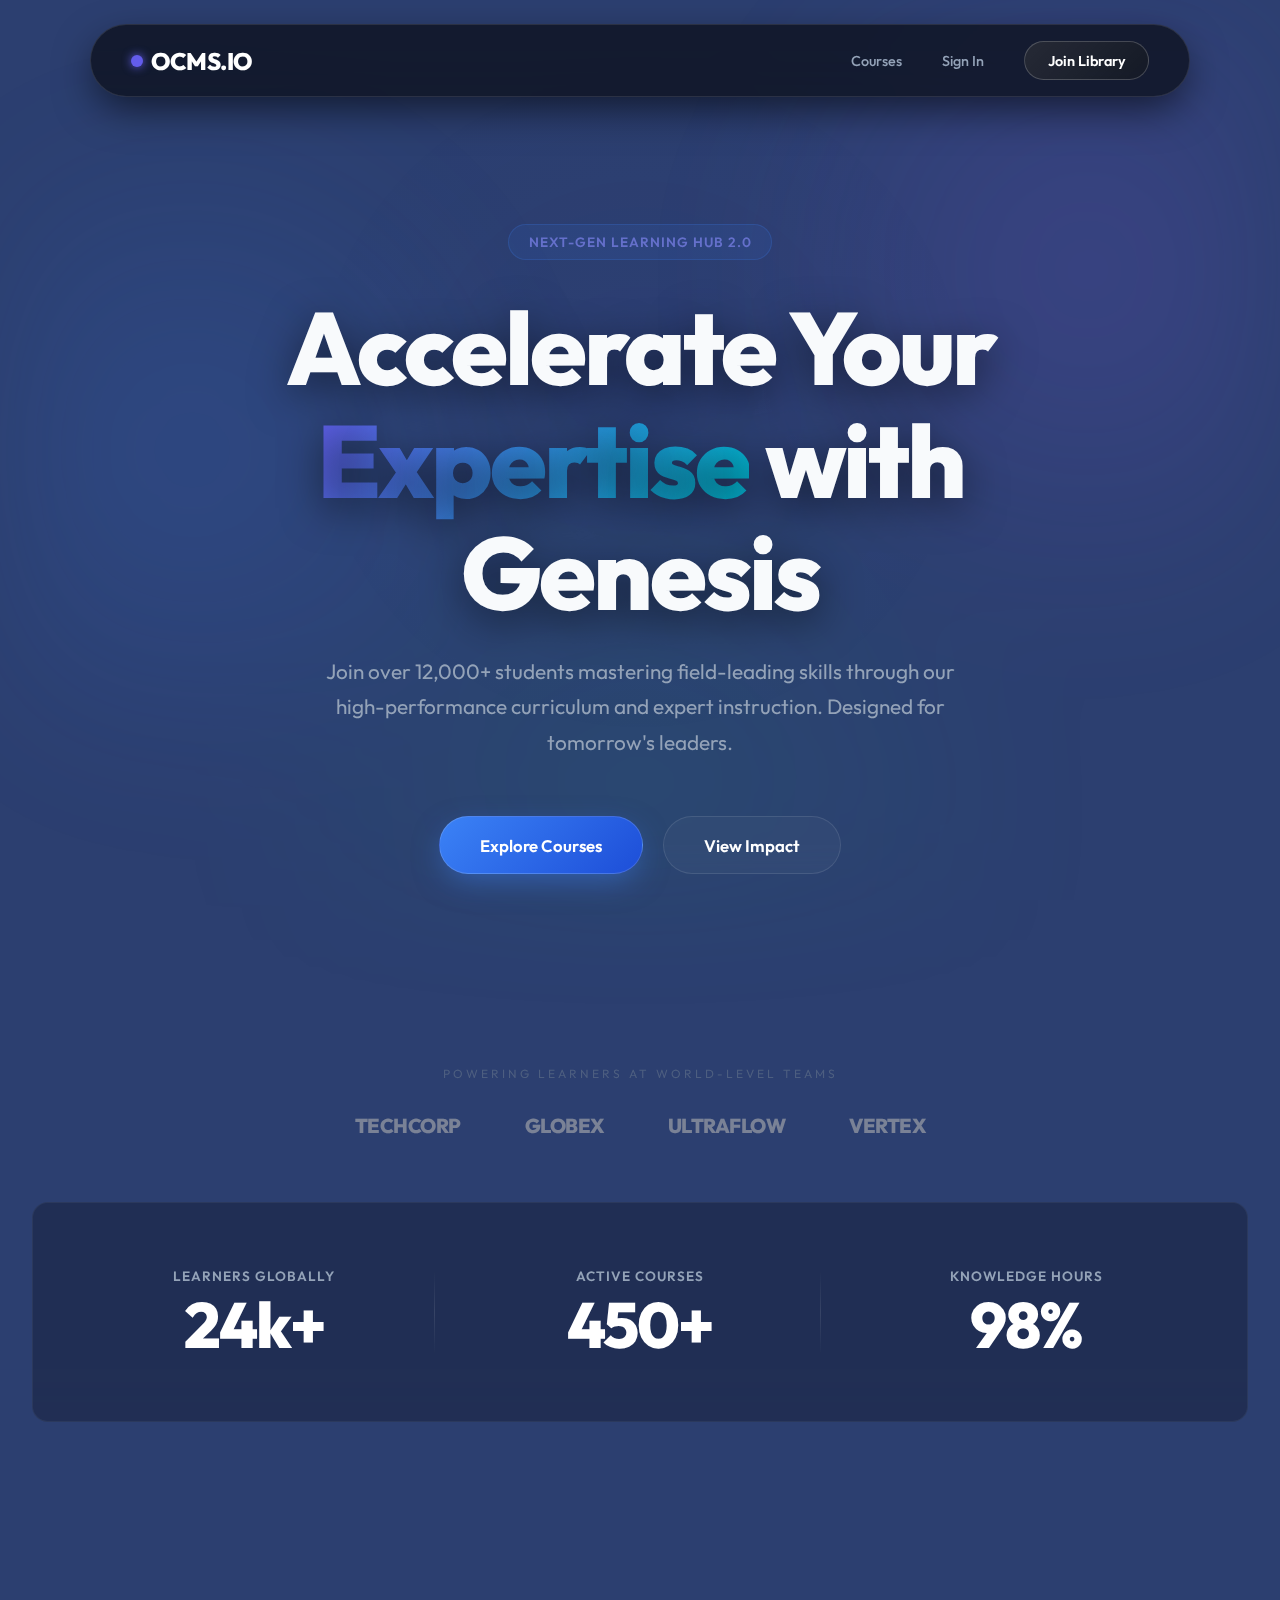
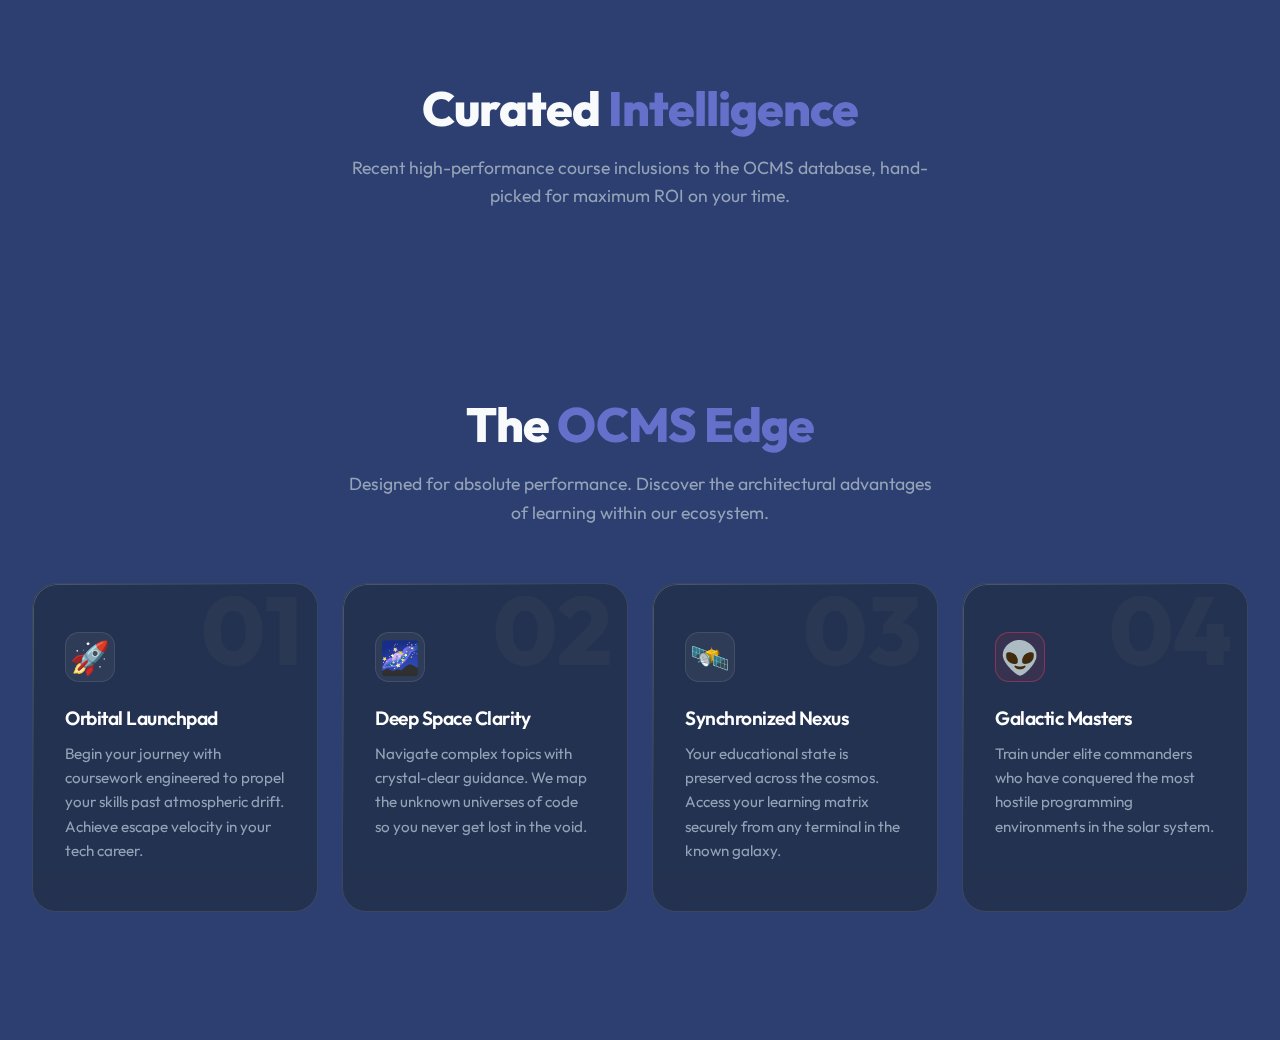
<file: ocms/frontend/index.html>
<!DOCTYPE html>
<html lang="en">

<head>
    <meta charset="UTF-8">
    <meta name="viewport" content="width=device-width, initial-scale=1.0">
    <title>OCMS.IO - Elite Online Learning Platform</title>
    <link href="https://fonts.googleapis.com/css2?family=Outfit:wght@300;400;500;600;700;800&display=swap"
        rel="stylesheet">
    <style>
        :root {
            /* Genesis ultra-deep background (Premium Obsidian) */
            --bg-color: #2c3f70;
            --bg-gradient-1: #1E293B;
            --bg-gradient-2: #0c1222;

            /* High-end primary and secondary */
            --primary: #635ceb;
            /* Electric Indigo */
            --primary-accent: #6570cb;
            --primary-glow: rgba(58, 52, 173, 0.5);

            --secondary: #06B6D4;
            /* Brilliant Cyan */
            --secondary-accent: #22D3EE;
            --secondary-glow: rgba(6, 182, 212, 0.4);

            --accent: #10B981;
            /* Keep emerald for success states */

            /* Glassmorphism primitives */
            --card-bg: rgba(30, 41, 59, 0.6);
            --card-bg-hover: rgba(40, 53, 75, 0.8);
            --glass-border: rgba(255, 255, 255, 0.1);
            --glass-highlight: rgba(255, 255, 255, 0.2);

            /* Typography */
            --text-main: #F8FAFC;
            --text-dim: #94A3B8;
            --text-muted: #64748B;

            /* Navbar */
            --nav-bg: rgba(11, 15, 25, 0.75);
        }

        * {
            margin: 0;
            padding: 0;
            box-sizing: border-box;
            font-family: 'Outfit', sans-serif;
            scroll-behavior: smooth;
        }

        body {
            background-color: var(--bg-color);
            color: var(--text-main);
            min-height: 100vh;
            overflow-x: hidden;
            position: relative;
        }

        /* Dynamic animated mesh gradients in background */
        .bg-mesh {
            position: fixed;
            top: 0;
            left: 0;
            width: 100vw;
            height: 100vh;
            z-index: -1;
            background:
                radial-gradient(circle at 15% 50%, rgba(59, 130, 246, 0.15), transparent 30%),
                radial-gradient(circle at 85% 30%, rgba(139, 92, 246, 0.15), transparent 30%),
                radial-gradient(circle at 50% 90%, rgba(16, 185, 129, 0.08), transparent 40%);
            animation: ethereal-pulse 20s ease-in-out infinite alternate;
            filter: blur(60px);
        }

        @keyframes ethereal-pulse {
            0% {
                transform: scale(1);
                opacity: 0.8;
            }

            100% {
                transform: scale(1.1);
                opacity: 1;
            }
        }

        /* Animations */
        @keyframes fadeIn {
            from {
                opacity: 0;
                transform: translateY(30px);
            }

            to {
                opacity: 1;
                transform: translateY(0);
            }
        }

        @keyframes float {

            0%,
            100% {
                transform: translateY(0);
            }

            50% {
                transform: translateY(-8px);
            }
        }

        @keyframes shine {
            to {
                background-position: 200% center;
            }
        }

        .container {
            max-width: 1280px;
            margin: 0 auto;
            padding: 0 2rem;
        }

        /* Floating Navigation Pill */
        nav {
            position: fixed;
            top: 1.5rem;
            left: 50%;
            transform: translateX(-50%);
            width: 90%;
            max-width: 1100px;
            z-index: 1000;
            background: var(--nav-bg);
            backdrop-filter: blur(20px);
            -webkit-backdrop-filter: blur(20px);
            border: 1px solid var(--glass-border);
            border-radius: 100px;
            padding: 1rem 2.5rem;
            box-shadow: 0 15px 40px -5px rgba(0, 0, 0, 0.6);
            transition: all 0.4s cubic-bezier(0.16, 1, 0.3, 1);
        }

        nav.scrolled {
            top: 0.75rem;
            background: rgba(3, 7, 18, 0.85);
            border-color: rgba(255, 255, 255, 0.12);
            box-shadow: 0 20px 40px -10px rgba(0, 0, 0, 0.9);
        }

        nav .container {
            display: flex;
            justify-content: space-between;
            align-items: center;
            width: 100%;
            padding: 0;
        }

        .logo {
            font-size: 1.5rem;
            font-weight: 800;
            color: #fff;
            text-decoration: none;
            letter-spacing: -0.5px;
            display: flex;
            align-items: center;
            gap: 0.5rem;
        }

        .logo::before {
            content: '';
            display: inline-block;
            width: 12px;
            height: 12px;
            background: var(--primary);
            border-radius: 50%;
            box-shadow: 0 0 10px var(--primary);
        }

        .nav-links {
            display: flex;
            gap: 2.5rem;
            align-items: center;
        }

        .nav-links a {
            color: var(--text-dim);
            text-decoration: none;
            font-size: 0.9rem;
            font-weight: 500;
            transition: color 0.3s;
            position: relative;
        }

        .nav-links a:hover {
            color: #fff;
        }

        .nav-links a:not(.auth-btn)::after {
            content: '';
            position: absolute;
            width: 0;
            height: 2px;
            bottom: -6px;
            left: 0;
            background: linear-gradient(90deg, var(--primary), var(--secondary));
            transition: width 0.3s ease;
            border-radius: 2px;
        }

        .nav-links a:not(.auth-btn):hover::after {
            width: 100%;
        }

        .nav-links .auth-btn {
            background: linear-gradient(135deg, rgba(255, 255, 255, 0.1), rgba(255, 255, 255, 0.03));
            padding: 0.6rem 1.4rem;
            border-radius: 100px;
            border: 1px solid var(--glass-highlight);
            color: #fff;
            font-weight: 600;
            backdrop-filter: blur(10px);
            transition: all 0.3s ease;
        }

        .nav-links .auth-btn:hover {
            background: rgba(255, 255, 255, 0.15);
            transform: translateY(-2px);
            box-shadow: 0 8px 20px rgba(0, 0, 0, 0.2);
            border-color: rgba(255, 255, 255, 0.3);
        }

        /* Hero Section */
        .hero {
            padding: 14rem 0 8rem;
            text-align: center;
            position: relative;
            display: flex;
            flex-direction: column;
            align-items: center;
        }

        .hero::after {
            content: '';
            position: absolute;
            top: 40%;
            left: 50%;
            transform: translate(-50%, -50%);
            width: 800px;
            height: 800px;
            background: radial-gradient(circle, var(--primary-glow) 0%, transparent 60%);
            opacity: 0.1;
            z-index: -1;
            pointer-events: none;
        }

        .hero-badge {
            display: inline-block;
            padding: 0.5rem 1.2rem;
            background: rgba(59, 130, 246, 0.1);
            border: 1px solid rgba(59, 130, 246, 0.2);
            border-radius: 100px;
            color: var(--primary-accent);
            font-size: 0.85rem;
            font-weight: 600;
            letter-spacing: 1px;
            text-transform: uppercase;
            margin-bottom: 2rem;
            animation: fadeIn 0.6s ease-out;
        }

        .hero h1 {
            font-size: clamp(3.5rem, 8vw, 6.5rem);
            font-weight: 800;
            line-height: 1.1;
            margin-bottom: 1.5rem;
            letter-spacing: -3px;
            animation: fadeIn 0.8s ease-out 0.1s both;
            max-width: 1000px;
            text-shadow: 0 10px 40px rgba(0, 0, 0, 0.5);
        }

        .text-gradient {
            background: linear-gradient(to right, #ffffff 20%, var(--text-muted) 100%);
            -webkit-background-clip: text;
            -webkit-text-fill-color: transparent;
            background-clip: text;
        }

        .hero h1 span.highlight {
            background: linear-gradient(120deg, var(--primary), var(--secondary), var(--primary));
            background-size: 200% auto;
            -webkit-background-clip: text;
            background-clip: text;
            -webkit-text-fill-color: transparent;
            animation: shine 5s linear infinite;
        }

        .hero p {
            font-size: clamp(1.1rem, 2vw, 1.3rem);
            color: var(--text-dim);
            max-width: 650px;
            margin: 0 auto 3.5rem;
            line-height: 1.7;
            animation: fadeIn 1s ease-out 0.2s both;
            font-weight: 400;
        }

        .hero-btns {
            display: flex;
            gap: 1.25rem;
            justify-content: center;
            animation: fadeIn 1s ease-out 0.3s both;
        }

        .btn-primary {
            background: linear-gradient(135deg, #3b82f6, #1d4ed8);
            color: white;
            padding: 1.1rem 2.5rem;
            border-radius: 100px;
            text-decoration: none;
            font-weight: 600;
            font-size: 1.05rem;
            box-shadow: 0 10px 30px -5px rgba(59, 130, 246, 0.5);
            transition: all 0.4s cubic-bezier(0.16, 1, 0.3, 1);
            border: 1px solid rgba(255, 255, 255, 0.15);
            position: relative;
            overflow: hidden;
        }

        .btn-primary::after {
            content: '';
            position: absolute;
            top: 0;
            left: -100%;
            width: 50%;
            height: 100%;
            background: linear-gradient(to right, transparent, rgba(255, 255, 255, 0.3), transparent);
            transform: skewX(-20deg);
            transition: 0.7s ease;
        }

        .btn-primary:hover::after {
            left: 150%;
        }

        .btn-primary:hover {
            transform: translateY(-4px) scale(1.02);
            box-shadow: 0 20px 40px -10px rgba(59, 130, 246, 0.7);
            background: linear-gradient(135deg, #2563eb, #1e40af);
            border-color: rgba(255, 255, 255, 0.3);
        }

        .btn-secondary {
            background: rgba(255, 255, 255, 0.03);
            color: white;
            padding: 1.1rem 2.5rem;
            border-radius: 100px;
            text-decoration: none;
            font-weight: 600;
            font-size: 1.05rem;
            border: 1px solid var(--glass-border);
            backdrop-filter: blur(12px);
            transition: all 0.3s ease;
        }

        .btn-secondary:hover {
            background: rgba(255, 255, 255, 0.08);
            border-color: rgba(255, 255, 255, 0.2);
            transform: translateY(-3px);
        }

        /* Stats Section */
        .stats-section {
            padding: 2rem 0 8rem;
            animation: fadeIn 1.2s ease-out 0.4s both;
        }

        .stats-grid {
            display: grid;
            grid-template-columns: repeat(auto-fit, minmax(280px, 1fr));
            gap: 1.5rem;
            background: var(--card-bg);
            border-radius: 24px;
            border: 1px solid var(--glass-border);
            padding: 2.5rem;
            backdrop-filter: blur(24px);
            box-shadow: 0 25px 50px -12px rgba(0, 0, 0, 0.5);
        }

        .stat-item {
            display: flex;
            flex-direction: column;
            align-items: center;
            text-align: center;
            padding: 1.5rem;
            position: relative;
            transition: transform 0.3s ease;
        }

        .stat-item:hover {
            transform: translateY(-5px);
        }

        .stat-item:not(:last-child)::after {
            content: '';
            position: absolute;
            right: 0;
            top: 20%;
            height: 60%;
            width: 1px;
            background: linear-gradient(to bottom, transparent, var(--glass-border), transparent);
        }

        .stat-item h3 {
            color: var(--text-dim);
            font-size: 0.85rem;
            font-weight: 500;
            text-transform: uppercase;
            letter-spacing: 2px;
            margin-bottom: 0.5rem;
        }

        .stat-item .value {
            font-size: 3.5rem;
            font-weight: 800;
            background: linear-gradient(to bottom, #ffffff, #a1a1aa);
            -webkit-background-clip: text;
            background-clip: text;
            -webkit-text-fill-color: transparent;
            letter-spacing: -2px;
            line-height: 1;
        }

        /* Trusted By */
        .trusted-by {
            text-align: center;
            margin-top: 6rem;
            opacity: 0.6;
            animation: fadeIn 1.5s ease-out 0.6s both;
        }

        .trusted-by p {
            font-size: 0.75rem;
            text-transform: uppercase;
            letter-spacing: 3px;
            margin-bottom: 2rem;
            color: var(--text-muted);
        }

        .logo-cloud {
            display: flex;
            justify-content: center;
            gap: clamp(2rem, 5vw, 4rem);
            filter: grayscale(1) brightness(0.7);
            flex-wrap: wrap;
        }

        .logo-cloud span {
            font-weight: 800;
            font-size: 1.25rem;
            letter-spacing: -0.5px;
            transition: all 0.3s;
        }

        .logo-cloud span:hover {
            filter: grayscale(0) brightness(1.2);
        }

        /* Domain Explorer (Categories) */
        .domain-explorer {
            padding: 2rem 0;
            display: flex;
            justify-content: center;
            gap: 0.75rem;
            flex-wrap: wrap;
            margin-bottom: 4rem;
        }

        .category-chip {
            padding: 0.75rem 1.75rem;
            background: var(--card-bg);
            border: 1px solid var(--glass-border);
            border-radius: 100px;
            color: var(--text-dim);
            text-decoration: none;
            font-size: 0.95rem;
            font-weight: 500;
            transition: all 0.3s cubic-bezier(0.16, 1, 0.3, 1);
            cursor: pointer;
            backdrop-filter: blur(12px);
            box-shadow: 0 4px 15px -5px rgba(0, 0, 0, 0.3);
        }

        .category-chip:hover {
            background: rgba(59, 130, 246, 0.1);
            color: #fff;
            border-color: rgba(59, 130, 246, 0.4);
            transform: translateY(-3px);
            box-shadow: 0 10px 20px -5px rgba(59, 130, 246, 0.4);
        }

        /* Curated Course Grid */
        .section-header {
            margin-bottom: 3.5rem;
            text-align: center;
            max-width: 600px;
            margin-left: auto;
            margin-right: auto;
        }

        .section-header h2 {
            font-size: clamp(2rem, 4vw, 3rem);
            font-weight: 800;
            letter-spacing: -1px;
            margin-bottom: 1rem;
        }

        .section-header span.highlight {
            color: var(--primary-accent);
        }

        .section-header p {
            color: var(--text-dim);
            font-size: 1.1rem;
            line-height: 1.6;
        }

        .curated-grid {
            display: grid;
            grid-template-columns: repeat(auto-fill, minmax(340px, 1fr));
            gap: 2rem;
            margin-bottom: 8rem;
        }

        .preview-card {
            background: var(--card-bg);
            border-radius: 20px;
            border: 1px solid var(--glass-border);
            overflow: hidden;
            transition: all 0.4s cubic-bezier(0.175, 0.885, 0.32, 1.275);
            text-decoration: none;
            color: inherit;
            display: flex;
            flex-direction: column;
            backdrop-filter: blur(16px);
            position: relative;
        }

        .preview-card::before {
            content: '';
            position: absolute;
            top: 0;
            left: 0;
            width: 100%;
            height: 1px;
            background: linear-gradient(90deg, transparent, rgba(255, 255, 255, 0.2), transparent);
            z-index: 10;
            opacity: 0;
            transition: opacity 0.4s;
        }

        .preview-card:hover {
            transform: translateY(-8px) scale(1.02);
            border-color: rgba(59, 130, 246, 0.3);
            background: var(--card-bg-hover);
            box-shadow: 0 20px 40px -10px rgba(0, 0, 0, 0.6), 0 0 30px rgba(59, 130, 246, 0.1);
        }

        .preview-card:hover::before {
            opacity: 1;
        }

        .card-preview-img {
            height: 200px;
            background: #18181b;
            /* Fallback */
            display: flex;
            align-items: center;
            justify-content: center;
            position: relative;
            overflow: hidden;
        }

        .card-preview-img::after {
            content: '';
            position: absolute;
            inset: 0;
            background: linear-gradient(to bottom, transparent, var(--card-bg));
        }

        .price-badge {
            position: absolute;
            top: 1rem;
            right: 1rem;
            background: rgba(0, 0, 0, 0.6);
            backdrop-filter: blur(8px);
            border: 1px solid var(--glass-border);
            padding: 0.3rem 0.8rem;
            border-radius: 100px;
            font-weight: 700;
            font-size: 0.85rem;
            color: #fff;
            z-index: 2;
        }

        .card-content {
            padding: 1.5rem;
            display: flex;
            flex-direction: column;
            flex-grow: 1;
        }

        .card-content h3 {
            font-size: 1.3rem;
            margin-bottom: 0.5rem;
            font-weight: 600;
            line-height: 1.4;
            color: #fff;
            letter-spacing: -0.5px;
        }

        .card-content p {
            font-size: 0.95rem;
            color: var(--text-dim);
            margin-bottom: 1.5rem;
            line-height: 1.6;
            display: -webkit-box;
            line-clamp: 2;
            -webkit-line-clamp: 2;
            -webkit-box-orient: vertical;
            overflow: hidden;
            flex-grow: 1;
        }

        .card-footer {
            display: flex;
            justify-content: space-between;
            align-items: center;
            padding-top: 1rem;
            border-top: 1px solid var(--glass-border);
            margin-top: auto;
        }

        .enroll-text {
            color: var(--primary-accent);
            font-weight: 600;
            font-size: 0.85rem;
            display: flex;
            align-items: center;
            gap: 0.5rem;
            transition: gap 0.3s;
        }

        .preview-card:hover .enroll-text {
            gap: 0.8rem;
        }

        .level-badge {
            color: var(--text-muted);
            font-size: 0.8rem;
            font-weight: 500;
            text-transform: uppercase;
            letter-spacing: 1px;
        }

        /* OCMS Edge Features */
        .features-grid {
            display: grid;
            grid-template-columns: repeat(auto-fit, minmax(260px, 1fr));
            gap: 1.5rem;
            margin-bottom: 8rem;
        }

        .feature-card {
            padding: 3rem 2rem;
            border-radius: 24px;
            background: var(--card-bg);
            border: 1px solid var(--glass-border);
            text-align: left;
            transition: all 0.4s cubic-bezier(0.16, 1, 0.3, 1);
            position: relative;
            overflow: hidden;
            backdrop-filter: blur(16px);
        }

        .feature-card::before {
            content: '';
            position: absolute;
            inset: 0;
            border-radius: inherit;
            padding: 1px;
            background: linear-gradient(135deg, rgba(255, 255, 255, 0.2), transparent 40%);
            -webkit-mask: linear-gradient(#fff 0 0) content-box, linear-gradient(#fff 0 0);
            mask: linear-gradient(#fff 0 0) content-box, linear-gradient(#fff 0 0);
            -webkit-mask-composite: xor;
            mask-composite: exclude;
            pointer-events: none;
        }

        .feature-card:hover {
            border-color: rgba(59, 130, 246, 0.3);
            background: var(--card-bg-hover);
            transform: translateY(-8px);
            box-shadow: 0 20px 40px -10px rgba(0, 0, 0, 0.6), 0 0 30px rgba(59, 130, 246, 0.1);
        }

        .feature-icon {
            font-size: 2rem;
            margin-bottom: 1.5rem;
            display: inline-flex;
            width: 50px;
            height: 50px;
            align-items: center;
            justify-content: center;
            background: rgba(255, 255, 255, 0.05);
            border-radius: 14px;
            border: 1px solid var(--glass-border);
        }

        .feature-card h4 {
            font-size: 1.2rem;
            margin-bottom: 0.75rem;
            font-weight: 600;
            color: #fff;
            letter-spacing: -0.5px;
        }

        .feature-card p {
            color: var(--text-dim);
            font-size: 0.95rem;
            line-height: 1.6;
        }

        .feature-number {
            position: absolute;
            top: -15px;
            right: 15px;
            font-size: 6rem;
            font-weight: 800;
            color: rgba(255, 255, 255, 0.03);
            z-index: 0;
            pointer-events: none;
            transition: all 0.5s ease;
        }

        .feature-card:hover .feature-number {
            color: rgba(59, 130, 246, 0.1);
            transform: translateX(-10px) translateY(10px);
        }

        .feature-card:last-child:hover .feature-number {
            color: rgba(244, 63, 94, 0.1);
        }

        .feature-hover-bar {
            position: absolute;
            bottom: 0;
            left: 0;
            height: 4px;
            width: 0;
            background: linear-gradient(90deg, #3b82f6, #93c5fd);
            transition: width 0.4s cubic-bezier(0.16, 1, 0.3, 1);
        }

        .feature-card:hover .feature-hover-bar {
            width: 100%;
        }

        /* Responsive */
        @media (max-width: 900px) {
            nav {
                width: 95%;
                padding: 0.8rem 1.5rem;
            }
        }

        @media (max-width: 768px) {
            .nav-links {
                display: none;
            }

            .hero {
                padding: 10rem 0 5rem;
            }

            .hero-btns {
                flex-direction: column;
                width: 100%;
                max-width: 300px;
            }

            .btn-primary,
            .btn-secondary {
                width: 100%;
            }

            .stat-item:not(:last-child)::after {
                display: none;
            }

            .stat-item {
                border-bottom: 1px solid var(--glass-border);
            }

            .stat-item:last-child {
                border-bottom: none;
            }
        }
    </style>
</head>

<body>
    <div class="bg-mesh"></div>
    <nav id="navbar">
        <div class="container">
            <a href="/" class="logo">OCMS.IO</a>
            <div class="nav-links" id="navLinks">
                <a href="/courses/">Courses</a>
                <a href="/dashboard/" id="dashboardLink" style="display: none;">Analytics</a>
                <a href="/login/" id="loginLink">Sign In</a>
                <a href="/register/" id="registerLink" class="auth-btn">Join Library</a>
                <a href="/profile/" id="profileLink" style="display: none;">My Profile</a>
                <a href="#" id="logoutLink" style="display: none; color: #ef4444;">Sign Out</a>
            </div>
        </div>
    </nav>

    <main>
        <section class="hero">
            <div class="container">
                <div class="hero-badge">Next-Gen Learning Hub 2.0</div>
                <h1>Accelerate Your <span class="highlight">Expertise</span> with Genesis</h1>
                <p>Join over 12,000+ students mastering field-leading skills through our high-performance curriculum and
                    expert instruction. Designed for tomorrow's leaders.</p>

                <div class="hero-btns">
                    <a href="/courses/" class="btn-primary">Explore Courses</a>
                    <a href="#statsGrid" class="btn-secondary" id="analyticsBtn">View Impact</a>
                </div>
            </div>
        </section>

        <section class="stats-section">
            <div class="container">
                <div class="trusted-by" style="margin-top: 2rem;">
                    <p>Powering learners at world-level teams</p>
                    <div class="logo-cloud">
                        <span>TECHCORP</span>
                        <span>GLOBEX</span>
                        <span>ULTRAFLOW</span>
                        <span>VERTEX</span>
                    </div>
                </div>

                <div class="stats-grid" id="statsGrid"
                    style="margin-top: 4rem; background: rgba(15, 23, 42, 0.4); border-radius: 16px; border: 1px solid rgba(255,255,255,0.05); box-shadow: none;">
                    <div class="stat-item" style="border: none;">
                        <h3 style="letter-spacing: 1px; font-weight: 600;">Learners Globally</h3>
                        <div class="value" id="totalUsers"
                            style="background: none; -webkit-text-fill-color: #fff; font-size: 4rem;">24k+</div>
                    </div>
                    <div class="stat-item" style="border: none;">
                        <h3 style="letter-spacing: 1px; font-weight: 600;">Active Courses</h3>
                        <div class="value" id="totalCourses"
                            style="background: none; -webkit-text-fill-color: #fff; font-size: 4rem;">450+</div>
                    </div>
                    <div class="stat-item" style="border: none;">
                        <h3 style="letter-spacing: 1px; font-weight: 600;">Knowledge Hours</h3>
                        <div class="value" id="totalEnrollments"
                            style="background: none; -webkit-text-fill-color: #fff; font-size: 4rem; color: #fff;">98%
                        </div>
                    </div>
                </div>
            </div>
        </section>

        <section class="container">
            <div class="domain-explorer" id="categoryList">
                <!-- Categories loaded here -->
            </div>
        </section>

        <section class="curated-intelligence">
            <div class="container">
                <div class="section-header">
                    <h2>Curated <span class="highlight">Intelligence</span></h2>
                    <p>Recent high-performance course inclusions to the OCMS database, hand-picked for maximum ROI on
                        your time.</p>
                </div>
                <div class="curated-grid" id="featuredCourses">
                    <!-- Courses loaded here -->
                </div>
            </div>
        </section>

        <section class="ocms-edge">
            <div class="container">
                <div class="section-header">
                    <h2>The <span class="highlight">OCMS Edge</span></h2>
                    <p>Designed for absolute performance. Discover the architectural advantages of learning within our
                        ecosystem.
                    </p>
                </div>
                <div class="features-grid">
                    <div class="feature-card">
                        <div class="feature-number">01</div>
                        <span class="feature-icon">🚀</span>
                        <h4>Orbital Launchpad</h4>
                        <p>Begin your journey with coursework engineered to propel your skills past atmospheric drift.
                            Achieve escape velocity in your tech career.</p>
                        <div class="feature-hover-bar"></div>
                    </div>
                    <div class="feature-card">
                        <div class="feature-number">02</div>
                        <span class="feature-icon">🌌</span>
                        <h4>Deep Space Clarity</h4>
                        <p>Navigate complex topics with crystal-clear guidance. We map the unknown universes of code so
                            you never get lost in the void.</p>
                        <div class="feature-hover-bar"></div>
                    </div>
                    <div class="feature-card">
                        <div class="feature-number">03</div>
                        <span class="feature-icon">🛰️</span>
                        <h4>Synchronized Nexus</h4>
                        <p>Your educational state is preserved across the cosmos. Access your learning matrix securely
                            from any terminal in the known galaxy.</p>
                        <div class="feature-hover-bar"></div>
                    </div>
                    <div class="feature-card">
                        <div class="feature-number">04</div>
                        <span class="feature-icon"
                            style="color: #f43f5e; border-color: rgba(244, 63, 94, 0.4); background: rgba(244, 63, 94, 0.1);">👽</span>
                        <h4>Galactic Masters</h4>
                        <p>Train under elite commanders who have conquered the most hostile programming environments in
                            the solar system.</p>
                        <div class="feature-hover-bar" style="background: linear-gradient(90deg, #f43f5e, #fda4af);">
                        </div>
                    </div>
                </div>
            </div>
        </section>
    </main>

    <script>
        // Auth State Management
        const token = localStorage.getItem('access');
        const loginLink = document.getElementById('loginLink');
        const registerLink = document.getElementById('registerLink');
        const logoutLink = document.getElementById('logoutLink');
        const profileLink = document.getElementById('profileLink');
        const dashboardLink = document.getElementById('dashboardLink');

        if (token) {
            loginLink.style.display = 'none';
            registerLink.style.display = 'none';
            logoutLink.style.display = 'inline';
            profileLink.style.display = 'inline';
            dashboardLink.style.display = 'inline';
        }

        logoutLink.addEventListener('click', (e) => {
            e.preventDefault();
            localStorage.clear();
            window.location.reload();
        });

        // Fetch Live Stats for Cards
        async function loadHomeContent() {
            try {
                // Fetch Stats
                const statsRes = await fetch('http://127.0.0.1:8000/api/analytics/');
                if (statsRes.ok) {
                    const data = await statsRes.json();
                    document.getElementById('totalUsers').textContent = data.summary.total_users;
                    document.getElementById('totalCourses').textContent = data.summary.total_courses + '+';
                    document.getElementById('totalEnrollments').textContent = data.summary.total_hours + 'h';
                }

                // Fetch Categories
                const catRes = await fetch('http://127.0.0.1:8000/api/categories/');
                if (catRes.ok) {
                    const cats = await catRes.json();
                    const catList = document.getElementById('categoryList');
                    catList.innerHTML = cats.results.map(c => `<a href="/courses/?category=${c.id}" class="category-chip">${c.name}</a>`).join('');
                }

                // Fetch Recent Courses
                const courseRes = await fetch('http://127.0.0.1:8000/api/courses/');
                if (courseRes.ok) {
                    const courses = await courseRes.json();
                    const grid = document.getElementById('featuredCourses');
                    const fallbackImages = [
                        'https://images.unsplash.com/photo-1550751827-4bd374c3f58b?auto=format&fit=crop&q=80&w=800',
                        'https://images.unsplash.com/photo-1555949963-aa79dcee981c?auto=format&fit=crop&q=80&w=800',
                        'https://images.unsplash.com/photo-1526374965328-7f61d4dc18c5?auto=format&fit=crop&q=80&w=800',
                        'https://images.unsplash.com/photo-1518770660439-4636190af475?auto=format&fit=crop&q=80&w=800'
                    ];

                    grid.innerHTML = courses.results.slice(0, 4).map((c, index) => {
                        const fallbackImg = fallbackImages[index % fallbackImages.length];
                        const imgUrl = c.thumbnail_url && c.thumbnail_url !== 'null' ? c.thumbnail_url : fallbackImg;

                        return `
                        <a href="/course-detail/?id=${c.id}" class="preview-card">
                            <div class="card-preview-img" style="background-image: url('${imgUrl}'); background-size: cover; background-position: center;">
                                <div style="position: absolute; inset: 0; background: linear-gradient(to bottom, rgba(0,0,0,0.1), #030712);"></div>
                                <span class="price-badge">$${c.price}</span>
                            </div>
                            <div class="card-content">
                                <h3>${c.title}</h3>
                                <p>${c.description}</p>
                                <div style="display: flex; justify-content: space-between; align-items: center;">
                                    <span style="color: var(--primary-accent); font-weight: 700; font-size: 0.85rem; letter-spacing: 1px;">🚀 ENROLL NOW</span>
                                    <span style="color: var(--text-dim); font-size: 0.8rem; background: rgba(255,255,255,0.05); padding: 4px 10px; border-radius: 100px;">${c.level}</span>
                                </div>
                            </div>
                        </a>
                        `;
                    }).join('');
                }
            } catch (err) { console.error('Home content load failure', err); }
        }

        loadHomeContent();

        // Add smooth scroll behavior
        document.querySelectorAll('a[href^="#"]').forEach(anchor => {
            anchor.addEventListener('click', function (e) {
                e.preventDefault();
                document.querySelector(this.getAttribute('href')).scrollIntoView({
                    behavior: 'smooth'
                });
            });
        });

        // Dynamic Navbar Glass Effect on Scroll
        const navbar = document.getElementById('navbar');
        window.addEventListener('scroll', () => {
            if (window.scrollY > 50) {
                navbar.classList.add('scrolled');
            } else {
                navbar.classList.remove('scrolled');
            }
        });
    </script>
</body>

</html>
</file>
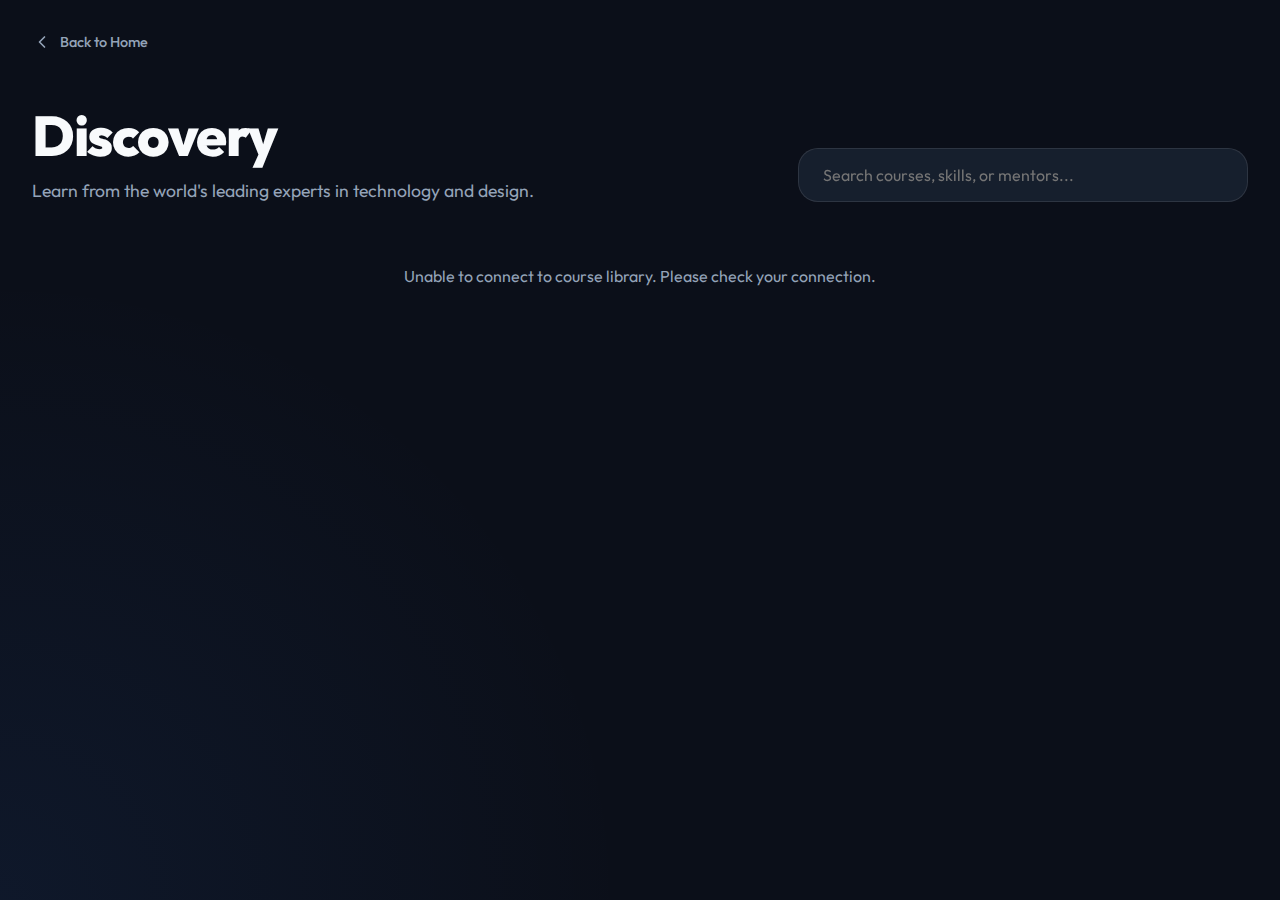
<file: ocms/frontend/courses.html>
<!DOCTYPE html>
<html lang="en">

<head>
    <meta charset="UTF-8">
    <meta name="viewport" content="width=device-width, initial-scale=1.0">
    <title>Discovery - OCMS.IO</title>
    <link href="https://fonts.googleapis.com/css2?family=Outfit:wght@300;400;500;600;700;800&display=swap"
        rel="stylesheet">
    <style>
        :root {
            /* Premium Obsidian */
            --bg-color: #0B0F19;
            --primary: #4F46E5;
            --primary-glow: rgba(79, 70, 229, 0.4);
            --secondary: #06B6D4;
            --card-bg: rgba(30, 41, 59, 0.6);
            --glass-border: rgba(255, 255, 255, 0.1);
            --text-main: #F8FAFC;
            --text-dim: #94A3B8;
        }

        * {
            margin: 0;
            padding: 0;
            box-sizing: border-box;
            font-family: 'Outfit', sans-serif;
        }

        body {
            background-color: var(--bg-color);
            color: var(--text-main);
            min-height: 100vh;
            background-image: radial-gradient(circle at bottom left, rgba(59, 130, 246, 0.08), transparent 40%);
        }

        .container {
            max-width: 1300px;
            margin: 0 auto;
            padding: 2rem;
        }

        nav {
            display: flex;
            justify-content: space-between;
            align-items: center;
            padding-bottom: 3rem;
        }

        .back-link {
            display: flex;
            align-items: center;
            gap: 0.5rem;
            color: var(--text-dim);
            text-decoration: none;
            font-size: 0.9rem;
            font-weight: 500;
            transition: color 0.3s;
        }

        .back-link:hover {
            color: #fff;
        }

        header {
            margin-bottom: 4rem;
            display: flex;
            justify-content: space-between;
            align-items: flex-end;
            flex-wrap: wrap;
            gap: 2rem;
        }

        .page-title h1 {
            font-size: 3.5rem;
            font-weight: 800;
            letter-spacing: -1.5px;
            margin-bottom: 0.5rem;
        }

        .page-title p {
            color: var(--text-dim);
            font-size: 1.1rem;
        }

        .search-container {
            position: relative;
            width: 100%;
            max-width: 450px;
        }

        .search-bar {
            width: 100%;
            background: var(--card-bg);
            border: 1px solid var(--glass-border);
            padding: 1rem 1.5rem;
            border-radius: 20px;
            color: #fff;
            font-size: 1rem;
            outline: none;
            backdrop-filter: blur(12px);
            transition: all 0.3s;
        }

        .search-bar:focus {
            border-color: var(--primary);
            box-shadow: 0 0 20px var(--primary-glow);
        }

        /* Course Grid */
        .course-grid {
            display: grid;
            grid-template-columns: repeat(auto-fill, minmax(360px, 1fr));
            gap: 2.5rem;
        }

        .course-card {
            background: var(--card-bg);
            border: 1px solid var(--glass-border);
            border-radius: 32px;
            overflow: hidden;
            transition: all 0.5s cubic-bezier(0.4, 0, 0.2, 1);
            position: relative;
            display: flex;
            flex-direction: column;
            cursor: pointer;
        }

        .course-card:hover {
            transform: translateY(-12px) scale(1.02);
            border-color: rgba(59, 130, 246, 0.4);
            box-shadow: 0 30px 60px -20px rgba(0, 0, 0, 0.6);
        }

        .card-image {
            height: 220px;
            background: linear-gradient(135deg, #1e293b 0%, #0f172a 100%);
            position: relative;
            display: flex;
            align-items: center;
            justify-content: center;
            font-size: 4rem;
        }

        .level-badge {
            position: absolute;
            top: 1.5rem;
            left: 1.5rem;
            background: rgba(15, 23, 42, 0.8);
            backdrop-filter: blur(8px);
            padding: 0.5rem 1rem;
            border-radius: 12px;
            font-size: 0.75rem;
            font-weight: 700;
            color: var(--primary);
            border: 1px solid var(--glass-border);
            text-transform: uppercase;
            letter-spacing: 1px;
        }

        .course-body {
            padding: 2rem;
            flex-grow: 1;
            display: flex;
            flex-direction: column;
        }

        .category {
            color: var(--text-dim);
            font-size: 0.8rem;
            font-weight: 600;
            text-transform: uppercase;
            letter-spacing: 2px;
            margin-bottom: 0.75rem;
        }

        .course-body h3 {
            font-size: 1.5rem;
            font-weight: 700;
            margin-bottom: 1rem;
            line-height: 1.3;
        }

        .course-body p {
            color: var(--text-dim);
            font-size: 0.95rem;
            line-height: 1.6;
            margin-bottom: 2rem;
            display: -webkit-box;
            -webkit-line-clamp: 3;
            line-clamp: 3;
            -webkit-box-orient: vertical;
            overflow: hidden;
        }

        .card-footer {
            margin-top: auto;
            display: flex;
            justify-content: space-between;
            align-items: center;
            padding-top: 1.5rem;
            border-top: 1px solid var(--glass-border);
        }

        .instructor {
            display: flex;
            align-items: center;
            gap: 0.75rem;
        }

        .instructor-avatar {
            width: 32px;
            height: 32px;
            background: var(--primary);
            border-radius: 50%;
            display: flex;
            align-items: center;
            justify-content: center;
            font-weight: 700;
            font-size: 0.8rem;
            color: #fff;
        }

        .instructor span {
            font-size: 0.9rem;
            font-weight: 500;
            color: var(--text-main);
        }

        .price-tag {
            font-size: 1.25rem;
            font-weight: 800;
            color: var(--text-main);
        }

        @media (max-width: 768px) {
            .page-title h1 {
                font-size: 2.5rem;
            }

            header {
                flex-direction: column;
                align-items: flex-start;
            }

            .search-container {
                max-width: 100%;
            }
        }
    </style>
</head>

<body>
    <div class="container">
        <nav>
            <a href="/" class="back-link">
                <svg width="20" height="20" viewBox="0 0 24 24" fill="none" stroke="currentColor" stroke-width="2"
                    stroke-linecap="round" stroke-linejoin="round">
                    <path d="m15 18-6-6 6-6" />
                </svg>
                Back to Home
            </a>
        </nav>

        <header>
            <div class="page-title">
                <h1>Discovery</h1>
                <p>Learn from the world's leading experts in technology and design.</p>
            </div>
            <div class="search-container">
                <input type="text" class="search-bar" id="searchInput"
                    placeholder="Search courses, skills, or mentors...">
            </div>
        </header>

        <div class="course-grid" id="courseGrid">
            <div style="grid-column: 1/-1; text-align: center; padding: 4rem; color: var(--text-dim);">
                Initializing library...
            </div>
        </div>
    </div>

    <script>
        const token = localStorage.getItem('access');

        async function loadCourses() {
            const grid = document.getElementById('courseGrid');
            try {
                const headers = {};
                // If a token is invalid it might trigger a 401, causing courses to not display.
                // We'll fetch without token first, as courses are public on Discovery.

                const response = await fetch('http://127.0.0.1:8000/api/courses/');

                if (!response.ok) {
                    console.error('API Error:', response.status);
                    grid.innerHTML = `<div style="grid-column: 1/-1; text-align: center; color: var(--text-dim);">Unable to fetch course library. (Error ${response.status})</div>`;
                    return;
                }

                const result = await response.json();
                // Handle both paginated and non-paginated responses
                const courses = Array.isArray(result) ? result : (result.results || []);

                if (courses.length > 0) {
                    grid.innerHTML = '';

                    const fallbackImages = [
                        'https://images.unsplash.com/photo-1550751827-4bd374c3f58b?auto=format&fit=crop&q=80&w=800',
                        'https://images.unsplash.com/photo-1555949963-aa79dcee981c?auto=format&fit=crop&q=80&w=800',
                        'https://images.unsplash.com/photo-1526374965328-7f61d4dc18c5?auto=format&fit=crop&q=80&w=800',
                        'https://images.unsplash.com/photo-1518770660439-4636190af475?auto=format&fit=crop&q=80&w=800',
                        'https://images.unsplash.com/photo-1451187580459-43490279c0fa?auto=format&fit=crop&q=80&w=800',
                        'https://images.unsplash.com/photo-1531297172867-4d1cccdb93cb?auto=format&fit=crop&q=80&w=800',
                        'https://images.unsplash.com/photo-1484417894907-623942c8ee29?auto=format&fit=crop&q=80&w=800',
                        'https://images.unsplash.com/photo-1504384308090-c894fdcc538d?auto=format&fit=crop&q=80&w=800'
                    ];

                    courses.forEach((course, index) => {
                        const card = document.createElement('div');
                        card.className = 'course-card';
                        card.onclick = () => window.location.href = `/course-detail/?id=${course.id}`;

                        const fallbackImg = fallbackImages[index % fallbackImages.length];
                        const imgUrl = course.thumbnail_url && course.thumbnail_url !== 'null' ? course.thumbnail_url : fallbackImg;

                        card.innerHTML = `
                            <div class="card-image" style="background-image: url('${imgUrl}'); background-size: cover; background-position: center;">
                                <div style="position: absolute; inset: 0; background: linear-gradient(to bottom, transparent, rgba(15, 23, 42, 0.9));"></div>
                                <span class="level-badge">${course.level || 'General'}</span>
                            </div>
                            <div class="course-body">
                                <span class="category">${course.category_name || 'Expert Series'}</span>
                                <h3>${course.title}</h3>
                                <p>${course.description}</p>
                                <div class="card-footer">
                                    <div class="instructor">
                                        <div class="instructor-avatar">${course.instructor_name ? course.instructor_name[0] : 'I'}</div>
                                        <span>${course.instructor_name || 'Elite Mentor'}</span>
                                    </div>
                                    <div class="price-tag">$${course.price}</div>
                                </div>
                            </div>
                        `;
                        grid.appendChild(card);
                    });
                }
            } catch (err) {
                grid.innerHTML = '<div style="grid-column: 1/-1; text-align: center; color: var(--text-dim);">Unable to connect to course library. Please check your connection.</div>';
            }
        }

        document.getElementById('searchInput').addEventListener('input', (e) => {
            const term = e.target.value.toLowerCase();
            const cards = document.querySelectorAll('.course-card');
            cards.forEach(card => {
                const title = card.querySelector('h3').textContent.toLowerCase();
                const desc = card.querySelector('p').textContent.toLowerCase();
                if (title.includes(term) || desc.includes(term)) {
                    card.style.display = 'flex';
                } else {
                    card.style.display = 'none';
                }
            });
        });

        loadCourses();
    </script>
</body>

</html>
</file>
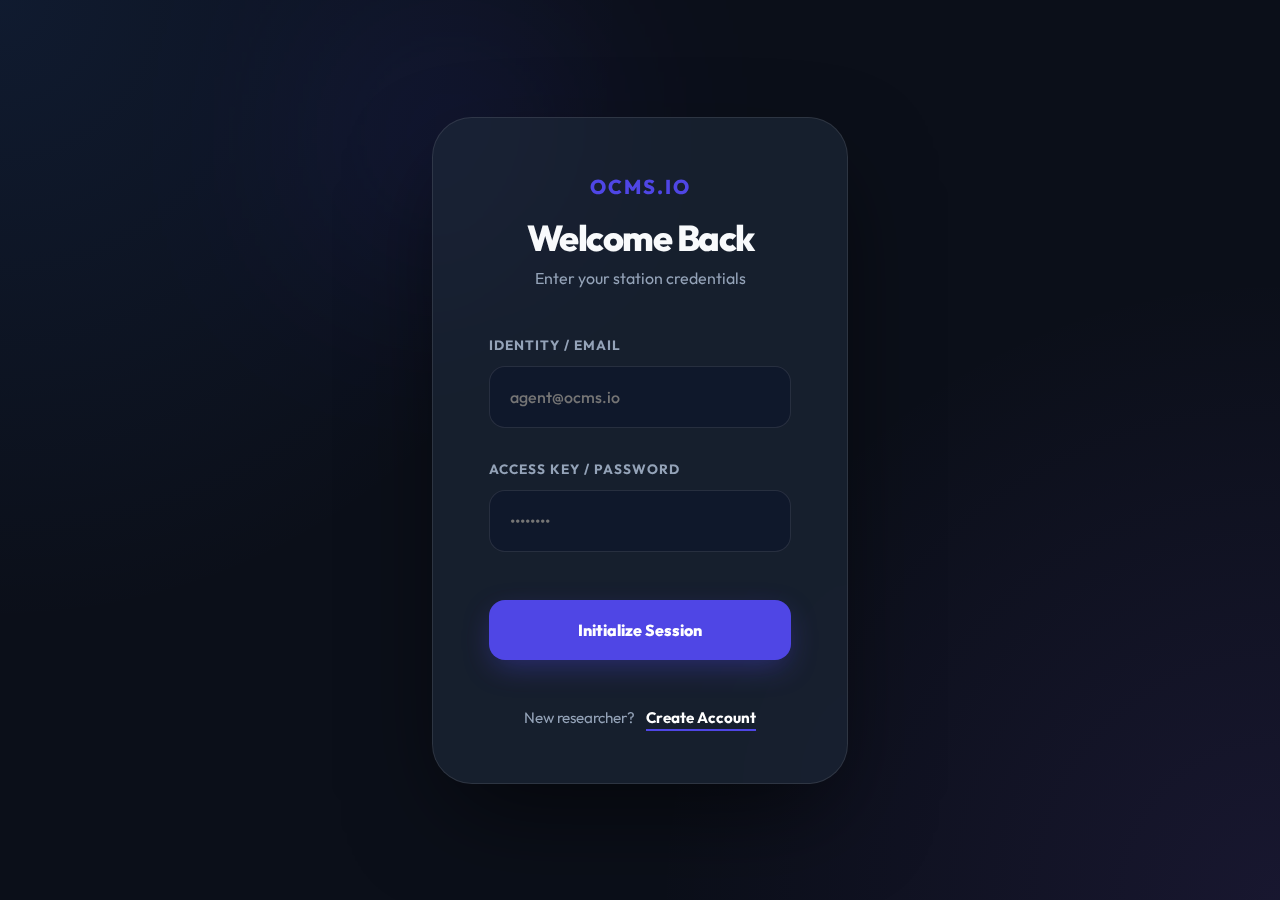
<file: ocms/frontend/login.html>
<!DOCTYPE html>
<html lang="en">

<head>
    <meta charset="UTF-8">
    <meta name="viewport" content="width=device-width, initial-scale=1.0">
    <title>Gateway - OCMS.IO</title>
    <link href="https://fonts.googleapis.com/css2?family=Outfit:wght@300;400;500;600;700;800&display=swap"
        rel="stylesheet">
    <style>
        :root {
            /* Premium Obsidian */
            --bg-color: #0B0F19;
            --primary: #4F46E5;
            --primary-glow: rgba(79, 70, 229, 0.4);
            --card-bg: rgba(30, 41, 59, 0.6);
            --glass-border: rgba(255, 255, 255, 0.1);
            --text-main: #F8FAFC;
            --text-dim: #94A3B8;
        }

        * {
            margin: 0;
            padding: 0;
            box-sizing: border-box;
            font-family: 'Outfit', sans-serif;
        }

        body {
            background-color: var(--bg-color);
            color: var(--text-main);
            height: 100vh;
            display: flex;
            align-items: center;
            justify-content: center;
            background-image:
                radial-gradient(circle at 0% 0%, rgba(59, 130, 246, 0.1), transparent 40%),
                radial-gradient(circle at 100% 100%, rgba(139, 92, 246, 0.1), transparent 40%);
            overflow: hidden;
        }

        .login-container {
            width: 100%;
            max-width: 480px;
            padding: 2rem;
            position: relative;
        }

        .login-container::before {
            content: '';
            position: absolute;
            top: -50px;
            left: -50px;
            width: 200px;
            height: 200px;
            background: var(--primary);
            filter: blur(120px);
            opacity: 0.2;
            z-index: -1;
        }

        .login-card {
            background: var(--card-bg);
            backdrop-filter: blur(30px);
            padding: 3.5rem;
            border-radius: 40px;
            border: 1px solid var(--glass-border);
            box-shadow: 0 40px 100px -20px rgba(0, 0, 0, 0.6);
            position: relative;
            overflow: hidden;
        }

        .brand {
            margin-bottom: 3rem;
            text-align: center;
        }

        .brand-logo {
            font-size: 1.25rem;
            font-weight: 800;
            letter-spacing: 2px;
            text-transform: uppercase;
            color: var(--primary);
            margin-bottom: 1rem;
            display: block;
        }

        .brand h2 {
            font-size: 2.25rem;
            font-weight: 800;
            letter-spacing: -1.5px;
            margin-bottom: 0.5rem;
        }

        .brand p {
            color: var(--text-dim);
            font-size: 1rem;
        }

        .form-group {
            margin-bottom: 2rem;
            position: relative;
        }

        .form-group label {
            display: block;
            margin-bottom: 0.75rem;
            font-size: 0.85rem;
            font-weight: 700;
            text-transform: uppercase;
            letter-spacing: 1px;
            color: var(--text-dim);
            transition: color 0.3s;
        }

        .form-group input {
            width: 100%;
            background: rgba(15, 23, 42, 0.8);
            border: 1px solid var(--glass-border);
            padding: 1.25rem;
            border-radius: 16px;
            color: #fff;
            font-size: 1rem;
            font-weight: 500;
            transition: all 0.3s cubic-bezier(0.4, 0, 0.2, 1);
        }

        .form-group input:focus {
            outline: none;
            border-color: var(--primary);
            background: rgba(30, 41, 59, 0.8);
            box-shadow: 0 0 20px rgba(59, 130, 246, 0.1);
        }

        .form-group input:focus+label {
            color: var(--primary);
        }

        .btn-submit {
            width: 100%;
            background: var(--primary);
            color: #fff;
            padding: 1.25rem;
            border: none;
            border-radius: 16px;
            font-size: 1rem;
            font-weight: 800;
            cursor: pointer;
            transition: all 0.3s;
            box-shadow: 0 10px 30px -5px var(--primary-glow);
            margin-top: 1rem;
        }

        .btn-submit:hover {
            transform: translateY(-2px);
            box-shadow: 0 15px 40px -5px var(--primary-glow);
            background: #2563eb;
        }

        .error-box {
            background: rgba(239, 68, 68, 0.1);
            border: 1px solid rgba(239, 68, 68, 0.2);
            color: #ef4444;
            padding: 1rem;
            border-radius: 12px;
            font-size: 0.9rem;
            font-weight: 600;
            margin-bottom: 2rem;
            display: none;
            text-align: center;
        }

        .card-footer {
            margin-top: 3rem;
            text-align: center;
            font-size: 0.95rem;
            color: var(--text-dim);
        }

        .card-footer a {
            color: #fff;
            text-decoration: none;
            font-weight: 700;
            margin-left: 0.5rem;
            border-bottom: 2px solid var(--primary);
            padding-bottom: 2px;
        }

        .card-footer a:hover {
            color: var(--primary);
        }

        @keyframes fadeIn {
            from {
                opacity: 0;
                transform: translateY(20px);
            }

            to {
                opacity: 1;
                transform: translateY(0);
            }
        }

        .login-card {
            animation: fadeIn 0.8s cubic-bezier(0.16, 1, 0.3, 1);
        }
    </style>
</head>

<body>
    <div class="login-container">
        <div class="login-card">
            <div class="brand">
                <span class="brand-logo">OCMS.IO</span>
                <h2 id="loginTitle">Welcome Back</h2>
                <p id="loginSubtitle">Enter your station credentials</p>
            </div>

            <div id="errorMsg" class="error-box"></div>

            <form id="loginForm">
                <div class="form-group">
                    <label>Identity / Email</label>
                    <input type="email" id="email" placeholder="agent@ocms.io" required>
                </div>
                <div class="form-group">
                    <label>Access Key / Password</label>
                    <input type="password" id="password" placeholder="••••••••" autocomplete="current-password"
                        required>
                </div>
                <button type="submit" class="btn-submit">Initialize Session</button>
            </form>

            <div class="card-footer">
                New researcher? <a href="/register/">Create Account</a>
            </div>
        </div>
    </div>

    <script>
        const urlParams = new URLSearchParams(window.location.search);
        if (urlParams.has('registered')) {
            document.getElementById('loginTitle').textContent = 'Node Created';
            document.getElementById('loginSubtitle').textContent = 'Identity verified, please sign in';
            document.getElementById('loginSubtitle').style.color = '#10b981';
        }

        document.getElementById('loginForm').addEventListener('submit', async (e) => {
            e.preventDefault();
            const errorDiv = document.getElementById('errorMsg');
            errorDiv.style.display = 'none';

            const data = {
                email: document.getElementById('email').value,
                password: document.getElementById('password').value
            };

            try {
                const response = await fetch('http://127.0.0.1:8000/api/token/', {
                    method: 'POST',
                    headers: { 'Content-Type': 'application/json' },
                    body: JSON.stringify(data)
                });

                if (response.ok) {
                    const tokens = await response.json();
                    localStorage.setItem('access', tokens.access);
                    localStorage.setItem('refresh', tokens.refresh);
                    window.location.href = '/';
                } else {
                    errorDiv.textContent = 'Invalid credentials. Access denied.';
                    errorDiv.style.display = 'block';
                }
            } catch (err) {
                errorDiv.textContent = 'Neural link failure. Try again.';
                errorDiv.style.display = 'block';
            }
        });
    </script>
</body>

</html>
</file>
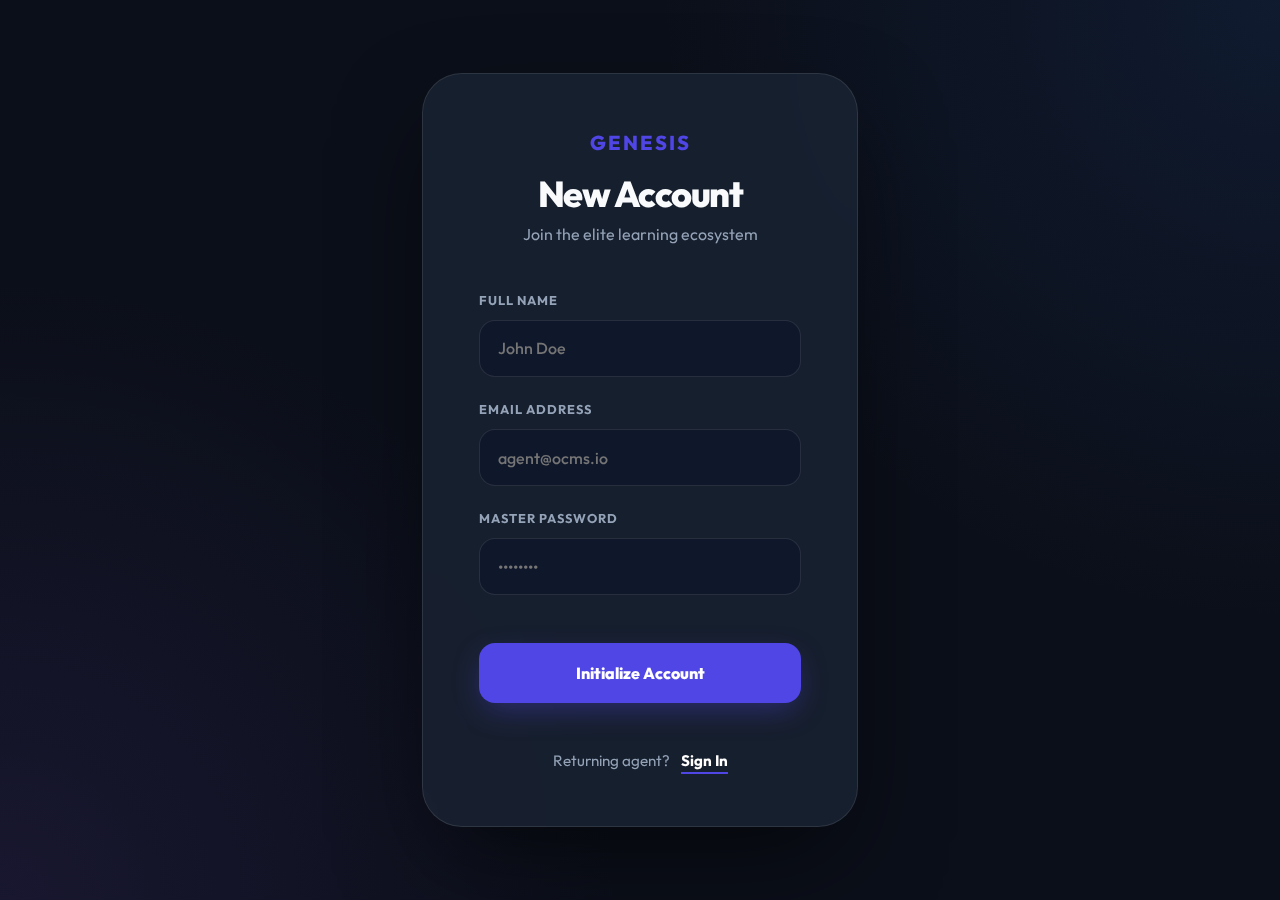
<file: ocms/frontend/register.html>
<!DOCTYPE html>
<html lang="en">

<head>
    <meta charset="UTF-8">
    <meta name="viewport" content="width=device-width, initial-scale=1.0">
    <title>Registration - OCMS.IO</title>
    <link href="https://fonts.googleapis.com/css2?family=Outfit:wght@300;400;500;600;700;800&display=swap"
        rel="stylesheet">
    <style>
        :root {
            /* Premium Obsidian */
            --bg-color: #0B0F19;
            --primary: #4F46E5;
            --primary-glow: rgba(79, 70, 229, 0.4);
            --card-bg: rgba(30, 41, 59, 0.6);
            --glass-border: rgba(255, 255, 255, 0.1);
            --text-main: #F8FAFC;
            --text-dim: #94A3B8;
        }

        * {
            margin: 0;
            padding: 0;
            box-sizing: border-box;
            font-family: 'Outfit', sans-serif;
        }

        body {
            background-color: var(--bg-color);
            color: var(--text-main);
            height: 100vh;
            display: flex;
            align-items: center;
            justify-content: center;
            background-image:
                radial-gradient(circle at 100% 0%, rgba(59, 130, 246, 0.1), transparent 40%),
                radial-gradient(circle at 0% 100%, rgba(139, 92, 246, 0.1), transparent 40%);
            overflow: hidden;
        }

        .login-container {
            width: 100%;
            max-width: 500px;
            padding: 2rem;
            position: relative;
        }

        .login-card {
            background: var(--card-bg);
            backdrop-filter: blur(30px);
            padding: 3.5rem;
            border-radius: 40px;
            border: 1px solid var(--glass-border);
            box-shadow: 0 40px 100px -20px rgba(0, 0, 0, 0.6);
            position: relative;
        }

        .brand {
            margin-bottom: 3rem;
            text-align: center;
        }

        .brand-logo {
            font-size: 1.25rem;
            font-weight: 800;
            letter-spacing: 2px;
            text-transform: uppercase;
            color: var(--primary);
            margin-bottom: 1rem;
            display: block;
        }

        .brand h2 {
            font-size: 2.25rem;
            font-weight: 800;
            letter-spacing: -1.5px;
            margin-bottom: 0.5rem;
        }

        .brand p {
            color: var(--text-dim);
            font-size: 1rem;
        }

        .form-group {
            margin-bottom: 1.5rem;
        }

        .form-group label {
            display: block;
            margin-bottom: 0.75rem;
            font-size: 0.8rem;
            font-weight: 700;
            text-transform: uppercase;
            letter-spacing: 1px;
            color: var(--text-dim);
        }

        .form-group input {
            width: 100%;
            background: rgba(15, 23, 42, 0.8);
            border: 1px solid var(--glass-border);
            padding: 1.1rem;
            border-radius: 16px;
            color: #fff;
            font-size: 1rem;
            font-weight: 500;
            transition: all 0.3s;
        }

        .form-group input:focus {
            outline: none;
            border-color: var(--primary);
            background: rgba(30, 41, 59, 0.8);
            box-shadow: 0 0 20px rgba(59, 130, 246, 0.1);
        }

        .btn-submit {
            width: 100%;
            background: var(--primary);
            color: #fff;
            padding: 1.25rem;
            border: none;
            border-radius: 16px;
            font-size: 1rem;
            font-weight: 800;
            cursor: pointer;
            transition: all 0.3s;
            box-shadow: 0 10px 30px -5px var(--primary-glow);
            margin-top: 1.5rem;
        }

        .btn-submit:hover {
            transform: translateY(-2px);
            box-shadow: 0 15px 40px -5px var(--primary-glow);
        }

        .error-box {
            background: rgba(239, 68, 68, 0.1);
            border: 1px solid rgba(239, 68, 68, 0.2);
            color: #ef4444;
            padding: 1rem;
            border-radius: 12px;
            font-size: 0.9rem;
            font-weight: 600;
            margin-bottom: 2rem;
            display: none;
            text-align: center;
        }

        .card-footer {
            margin-top: 3rem;
            text-align: center;
            font-size: 0.95rem;
            color: var(--text-dim);
        }

        .card-footer a {
            color: #fff;
            text-decoration: none;
            font-weight: 700;
            margin-left: 0.5rem;
            border-bottom: 2px solid var(--primary);
            padding-bottom: 2px;
        }

        .card-footer a:hover {
            color: var(--primary);
        }

        @keyframes slideUp {
            from {
                opacity: 0;
                transform: translateY(30px);
            }

            to {
                opacity: 1;
                transform: translateY(0);
            }
        }

        .login-card {
            animation: slideUp 0.8s cubic-bezier(0.16, 1, 0.3, 1);
        }
    </style>
</head>

<body>
    <div class="login-container">
        <div class="login-card">
            <div class="brand">
                <span class="brand-logo">Genesis</span>
                <h2>New Account</h2>
                <p>Join the elite learning ecosystem</p>
            </div>

            <div id="errorMsg" class="error-box"></div>

            <form id="registerForm">
                <div class="form-group">
                    <label>Full Name</label>
                    <input type="text" id="fullName" placeholder="John Doe" required>
                </div>
                <div class="form-group">
                    <label>Email Address</label>
                    <input type="email" id="email" placeholder="agent@ocms.io" required>
                </div>
                <div class="form-group">
                    <label>Master Password</label>
                    <input type="password" id="password" placeholder="••••••••" required>
                </div>
                <button type="submit" class="btn-submit">Initialize Account</button>
            </form>

            <div class="card-footer">
                Returning agent? <a href="/login/">Sign In</a>
            </div>
        </div>
    </div>

    <script>
        document.getElementById('registerForm').addEventListener('submit', async (e) => {
            e.preventDefault();
            const errorDiv = document.getElementById('errorMsg');
            errorDiv.style.display = 'none';

            const data = {
                username: document.getElementById('email').value,
                email: document.getElementById('email').value,
                full_name: document.getElementById('fullName').value,
                password: document.getElementById('password').value,
                role: 'student'
            };

            try {
                const response = await fetch('http://127.0.0.1:8000/api/register/', {
                    method: 'POST',
                    headers: { 'Content-Type': 'application/json' },
                    body: JSON.stringify(data)
                });

                if (response.ok) {
                    window.location.href = '/login/?registered=true';
                } else {
                    const err = await response.json();
                    errorDiv.textContent = Object.values(err).flat().join(' ');
                    errorDiv.style.display = 'block';
                }
            } catch (err) {
                errorDiv.textContent = 'Neural link failure. Retry verification.';
                errorDiv.style.display = 'block';
            }
        });
    </script>
</body>

</html>
</file>
